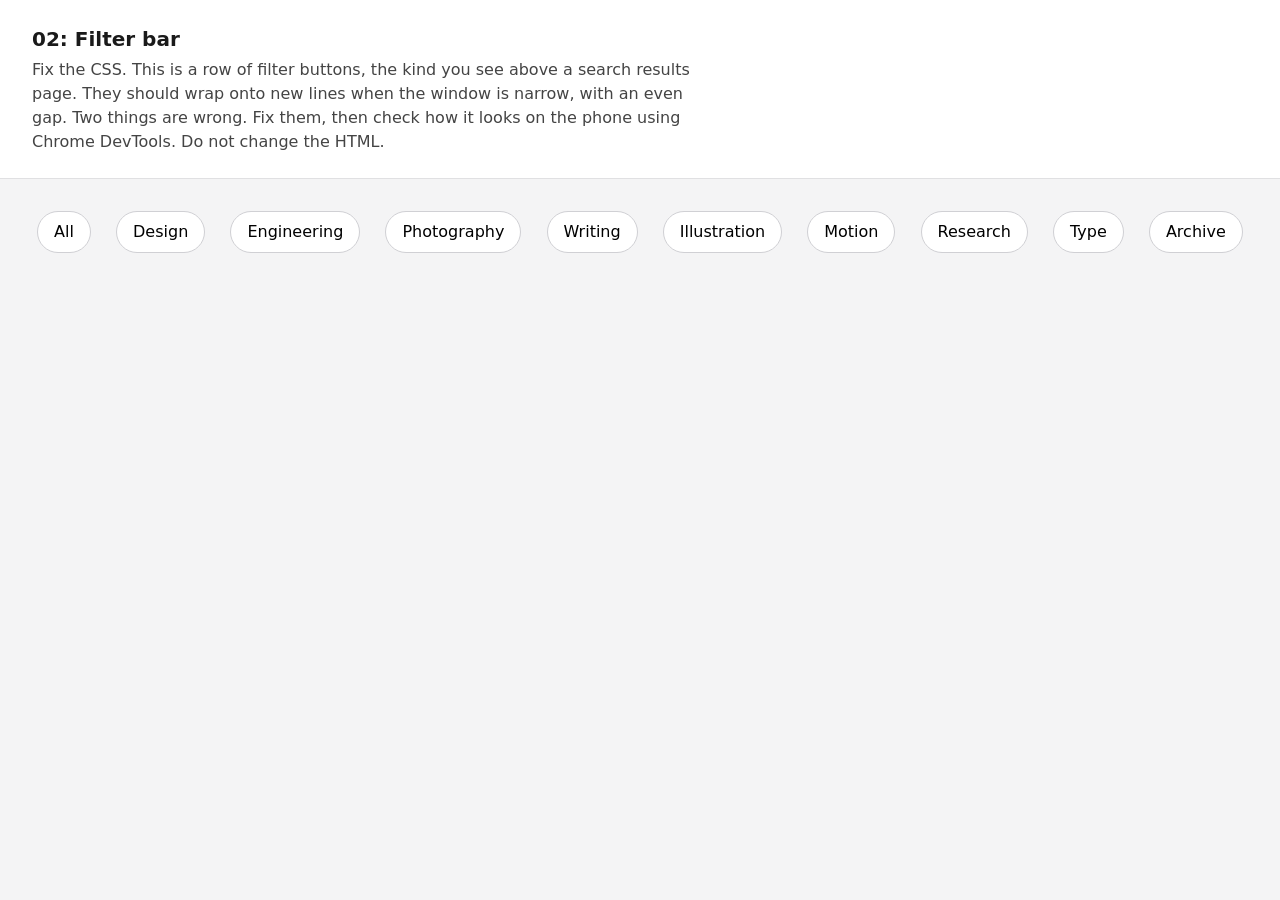
<file: 02-filter-bar/index.html>
<!DOCTYPE html>
<html lang="en">
<head>
  <meta charset="UTF-8">
  <meta name="viewport" content="width=device-width, initial-scale=1.0">
  <title>02: Filter bar</title>
  <link rel="stylesheet" href="../shared.css">
  <link rel="stylesheet" href="style.css">
</head>
<body>
  <div class="brief">
    <h1>02: Filter bar</h1>
    <p>Fix the CSS. This is a row of filter buttons, the kind you see above a search results page. They should wrap onto new lines when the window is narrow, with an even gap. Two things are wrong. Fix them, then check how it looks on the phone using Chrome DevTools. Do not change the HTML.</p>
  </div>

  <div class="stage">
    <div class="filters">
      <button class="chip">All</button>
      <button class="chip">Design</button>
      <button class="chip">Engineering</button>
      <button class="chip">Photography</button>
      <button class="chip">Writing</button>
      <button class="chip">Illustration</button>
      <button class="chip">Motion</button>
      <button class="chip">Research</button>
      <button class="chip">Type</button>
      <button class="chip">Archive</button>
    </div>
  </div>
</body>
</html>
</file>
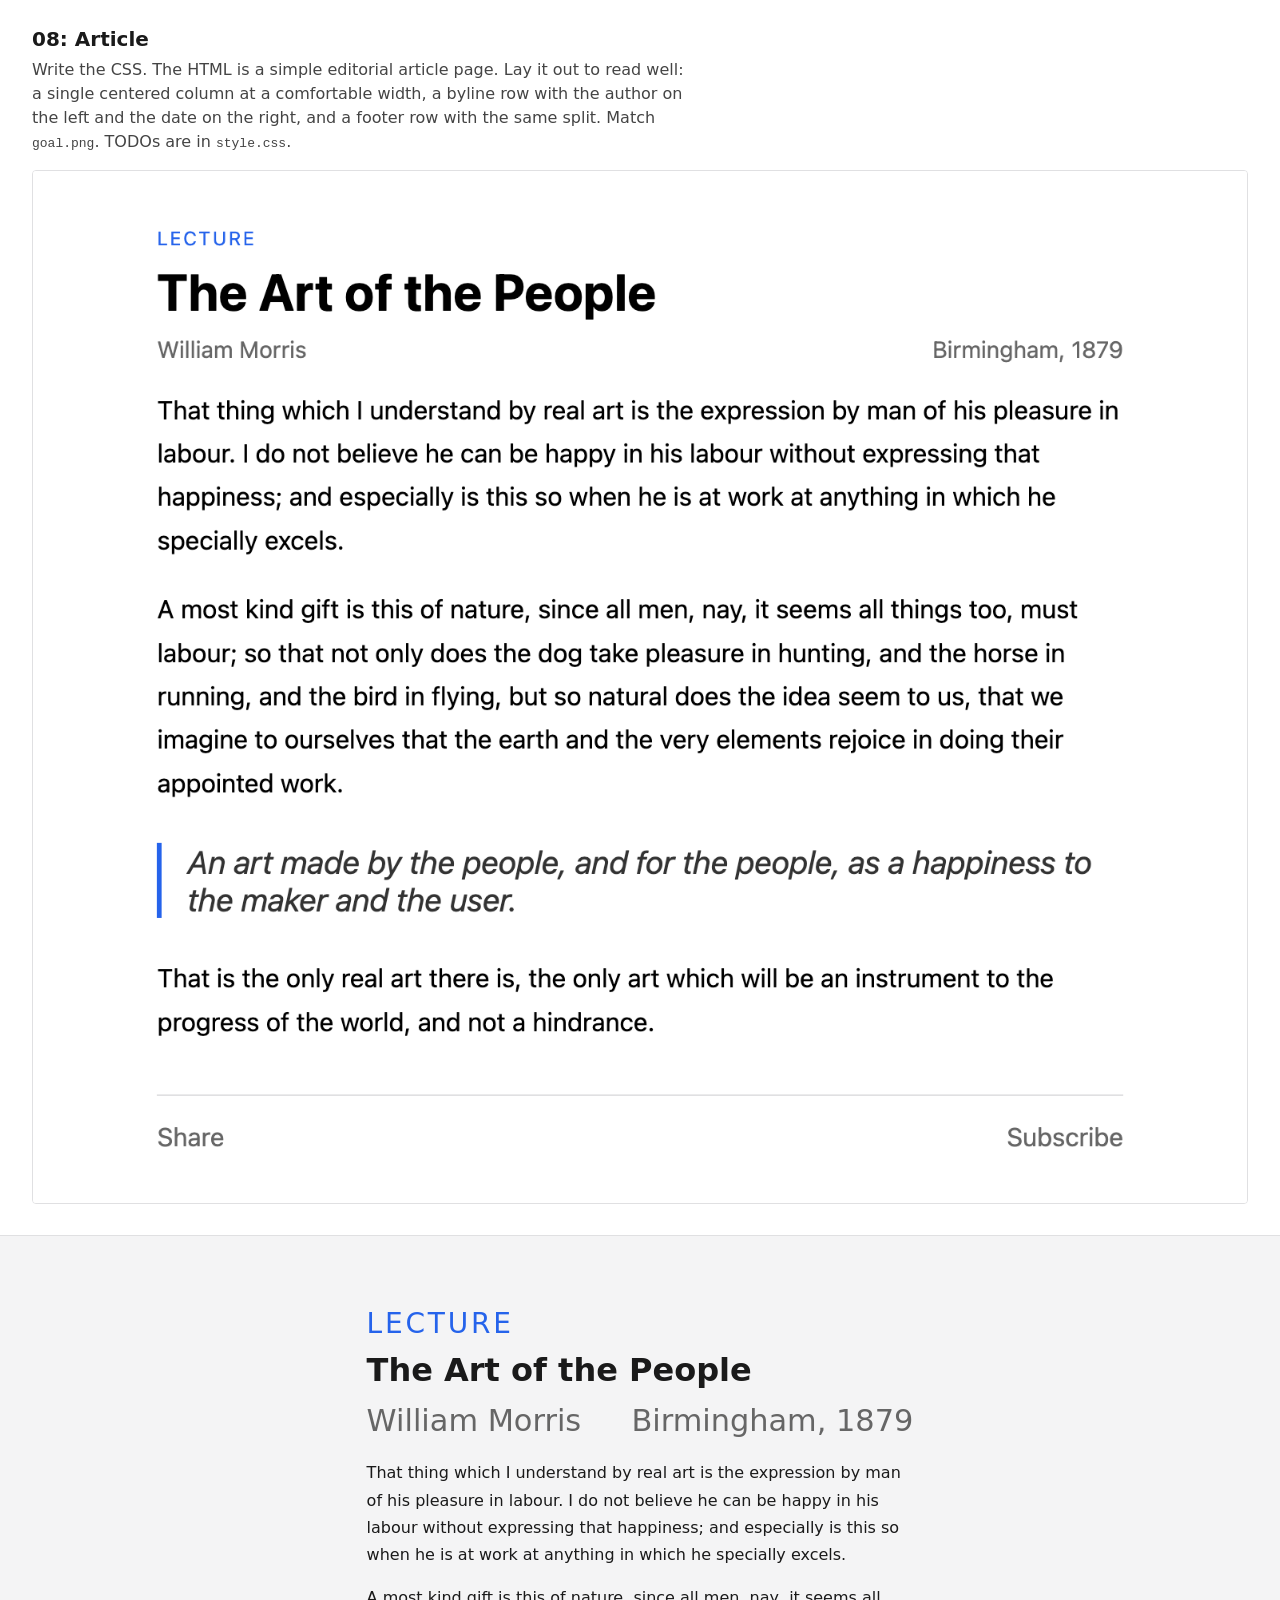
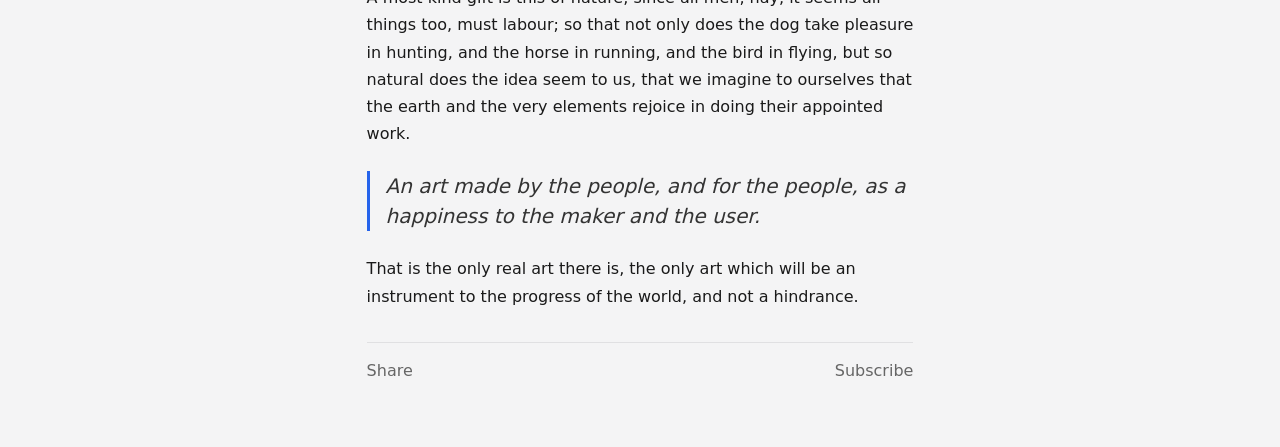
<file: 08-article/index.html>
<!DOCTYPE html>
<html lang="en">
<head>
  <meta charset="UTF-8">
  <meta name="viewport" content="width=device-width, initial-scale=1.0">
  <title>08: Article</title>
  <link rel="stylesheet" href="../shared.css">
  <link rel="stylesheet" href="style.css">
</head>
<body>
  <div class="brief">
    <h1>08: Article</h1>
    <p>Write the CSS. The HTML is a simple editorial article page. Lay it out to read well: a single centered column at a comfortable width, a byline row with the author on the left and the date on the right, and a footer row with the same split. Match <code>goal.png</code>. TODOs are in <code>style.css</code>.</p>
    <img class="goal" src="goal.png" alt="A centered article column with a kicker, headline, a byline split left and right, body text, a pull quote, and a footer row">
  </div>

  <div class="stage">
    <article class="post">
      <header class="post-head">
        <p class="kicker">Lecture</p>
        <h1>The Art of the People</h1>
        <div class="byline">
          <span>William Morris</span>
          <span>Birmingham, 1879</span>
        </div>
      </header>

      <p>That thing which I understand by real art is the expression by man of his pleasure in labour. I do not believe he can be happy in his labour without expressing that happiness; and especially is this so when he is at work at anything in which he specially excels.</p>

      <p>A most kind gift is this of nature, since all men, nay, it seems all things too, must labour; so that not only does the dog take pleasure in hunting, and the horse in running, and the bird in flying, but so natural does the idea seem to us, that we imagine to ourselves that the earth and the very elements rejoice in doing their appointed work.</p>

      <blockquote>An art made by the people, and for the people, as a happiness to the maker and the user.</blockquote>

      <p>That is the only real art there is, the only art which will be an instrument to the progress of the world, and not a hindrance.</p>

      <footer class="post-foot">
        <span>Share</span>
        <span>Subscribe</span>
      </footer>
    </article>
  </div>
</body>
</html>
</file>
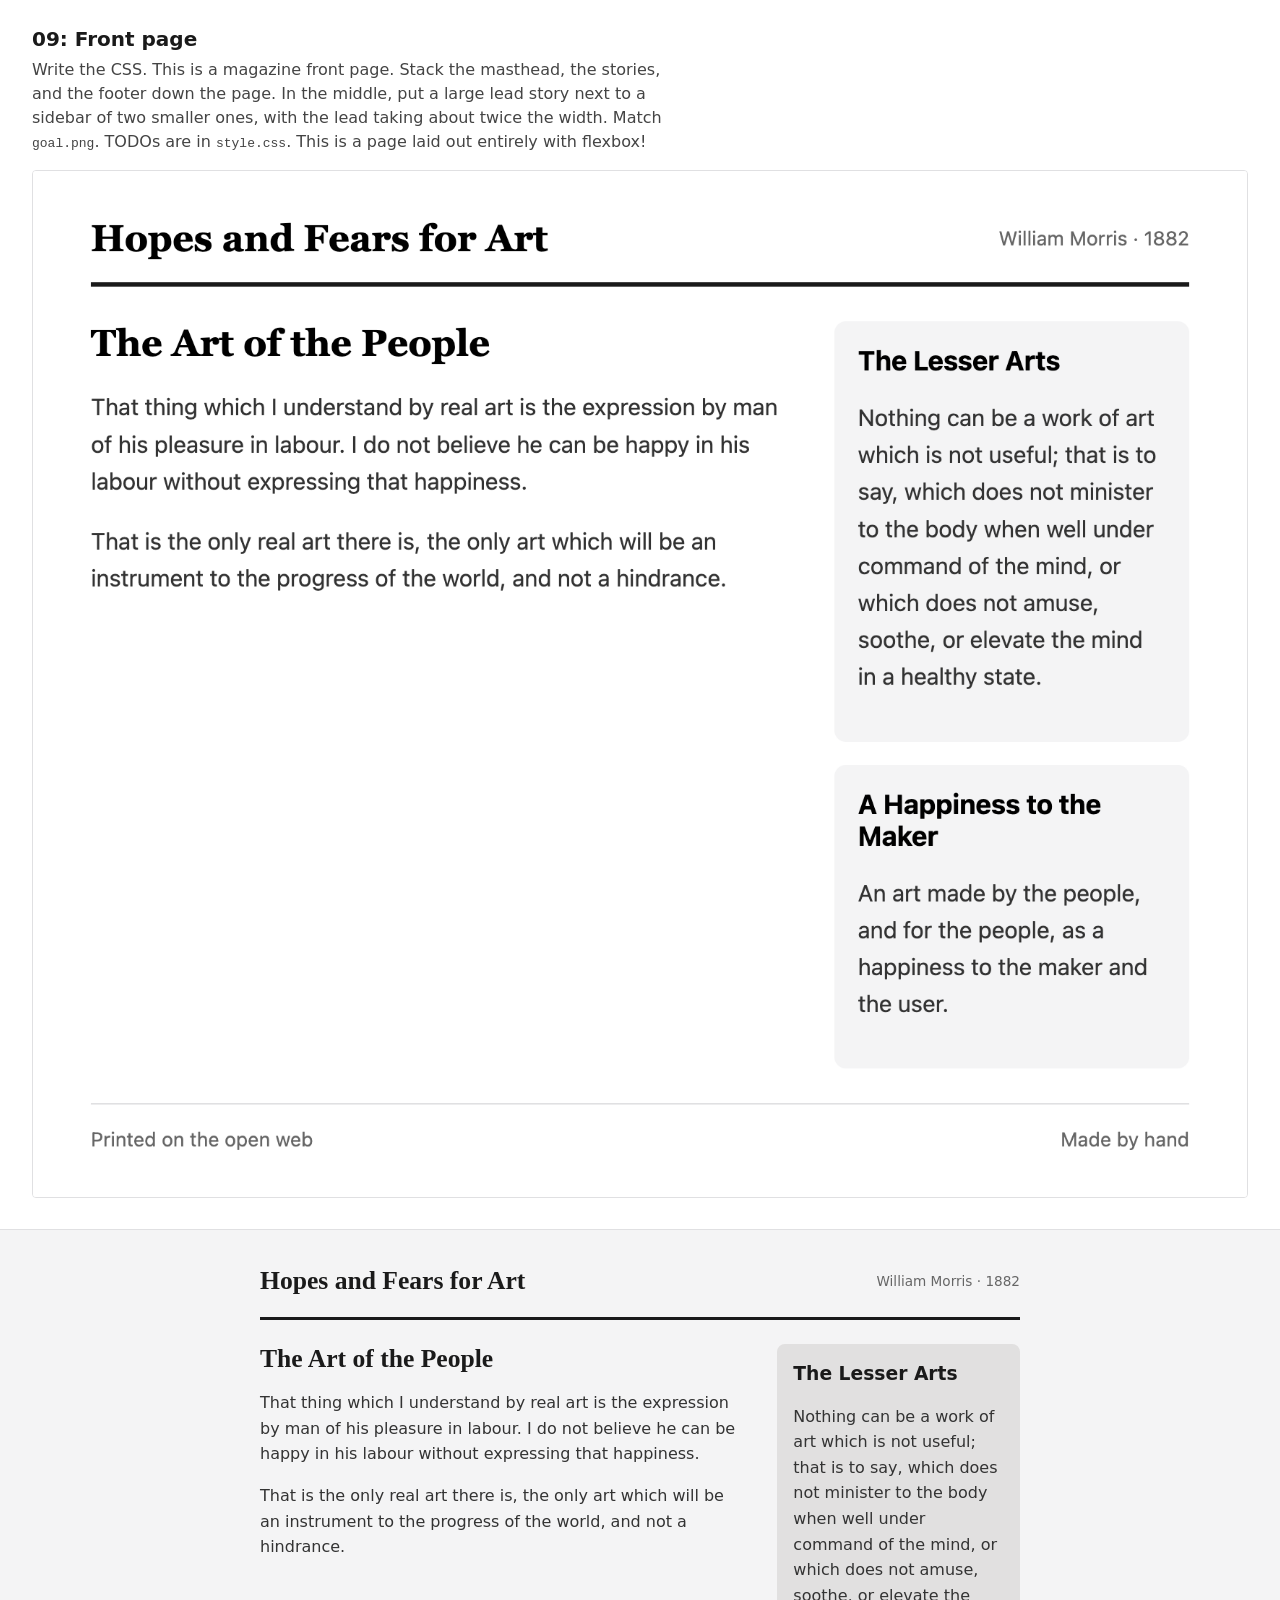
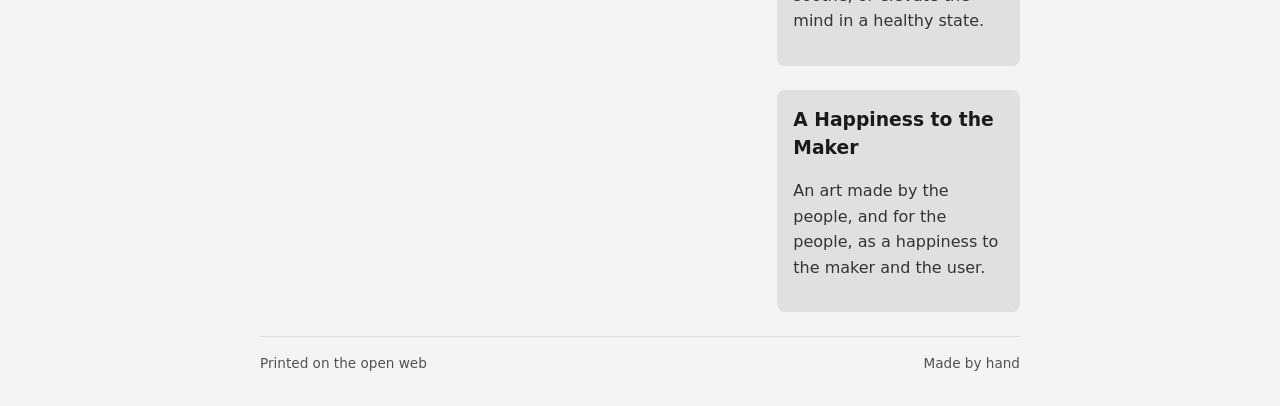
<file: 09-front-page/index.html>
<!DOCTYPE html>
<html lang="en">
<head>
  <meta charset="UTF-8">
  <meta name="viewport" content="width=device-width, initial-scale=1.0">
  <title>09: Front page</title>
  <link rel="stylesheet" href="../shared.css">
  <link rel="stylesheet" href="style.css">
</head>
<body>
  <div class="brief">
    <h1>09: Front page</h1>
    <p>Write the CSS. This is a magazine front page. Stack the masthead, the stories, and the footer down the page. In the middle, put a large lead story next to a sidebar of two smaller ones, with the lead taking about twice the width. Match <code>goal.png</code>. TODOs are in <code>style.css</code>. This is a page laid out entirely with flexbox!</p>
    <img class="goal" src="goal.png" alt="A masthead, then a wide lead story beside a narrow rail of two stacked stories, then a footer">
  </div>

  <div class="stage">
    <div class="paper">
      <header class="masthead">
        <span class="title">Hopes and Fears for Art</span>
        <span class="issue">William Morris &middot; 1882</span>
      </header>

      <main class="stories">
        <article class="lead">
          <h2>The Art of the People</h2>
          <p>That thing which I understand by real art is the expression by man of his pleasure in labour. I do not believe he can be happy in his labour without expressing that happiness.</p>
          <p>That is the only real art there is, the only art which will be an instrument to the progress of the world, and not a hindrance.</p>
        </article>

        <aside class="rail">
          <article class="brief-story">
            <h3>The Lesser Arts</h3>
            <p>Nothing can be a work of art which is not useful; that is to say, which does not minister to the body when well under command of the mind, or which does not amuse, soothe, or elevate the mind in a healthy state.</p>
          </article>
          <article class="brief-story">
            <h3>A Happiness to the Maker</h3>
            <p>An art made by the people, and for the people, as a happiness to the maker and the user.</p>
          </article>
        </aside>
      </main>

      <footer class="colophon">
        <span>Printed on the open web</span>
        <span>Made by hand</span>
      </footer>
    </div>
  </div>
</body>
</html>
</file>
<file: shared.css>
/* Common styles shared by every exercise. You work in each exercise's
   own style.css, not here!! */

* {
  box-sizing: border-box;
}

body {
  margin: 0;
  font-family: system-ui, sans-serif;
  color: #1a1a1a;
  background: #f4f4f5;
  line-height: 1.5;
}

.brief {
  padding: 1.5rem 2rem;
  border-bottom: 1px solid #e0e0e2;
  background: #fff;
}

.brief h1 {
  margin: 0 0 0.25rem;
  font-size: 1.25rem;
}

.brief p {
  margin: 0;
  max-width: 65ch;
  color: #444;
}

.brief a {
  color: #2563eb;
}

.brief .goal {
  margin-top: 1rem;
  max-width: 100%;
  border: 1px solid #e0e0e2;
  border-radius: 4px;
}

.stage {
  padding: 2rem;
}
</file>
<file: 02-filter-bar/style.css>
.filters {
  display: flex;
  justify-content: space-evenly;
  gap: 20px;
  flex-wrap: wrap;
}

.chip {
  padding: 0.5rem 1rem;
  border: 1px solid #d0d0d4;
  border-radius: 999px;
  background: #fff;
  font: inherit;
  cursor: pointer;
  white-space: nowrap;
}

.chip:hover {
  border-color: #2563eb;
  color: #2563eb;
}
</file>
<file: 08-article/style.css>
.post {
  /* TODO: center the column and give it a readable width
  (max-width around 60ch, and margin to center it) */
  max-width: 60ch;
  margin:0% auto;
  padding: 2rem;

  justify-content: center;
}


.byline {
  /* TODO: author on the left, date on the right, on one row */
  color: #666;
  display:flex;
  justify-content: space-between;
  font-size: 1.9rem;
  margin-top: 0.5rem;
}

.post-foot {
  /* TODO: same as the byline */
  margin-top: 2rem;
  display: flex;
    justify-content: space-between;
  padding-top: 1rem;
  border-top: 1px solid #e0e0e2;
  color: #666;
}

.kicker {
  margin: 0;
  text-transform: uppercase;
  letter-spacing: 0.1em;
  font-size: 1.75rem;
  color: #2563eb;
}

.post-head h1 {
  margin: 0.25rem 0;
  font-size: 2rem;
  line-height: 1.2;
}

.post p {
  line-height: 1.7;
}

.post blockquote {
  margin: 1.5rem 0;
  padding-left: 1rem;
  border-left: 3px solid #2563eb;
  font-size: 1.25rem;
  font-style: italic;
  color: #333;
}
</file>
<file: 09-front-page/style.css>
.paper {
  /* TODO: stack masthead, stories, footer down the page */
  max-width: 760px;
  display:flex;
  flex-direction:column;
  margin: 0 auto;
  gap: 1.5rem;
}

.masthead {
  /* TODO: title on the left, issue on the right, on one row, centered */
  padding-bottom: 1rem;
  display: flex;
  justify-content: space-between;
    align-items: center;
  border-bottom: 3px solid #1a1a1a;
}

.stories {
  /* TODO: lead and rail side by side, with a gap */
  display: flex;
  gap: 2rem;
}

.lead {
  /* TODO: the lead takes about twice the width of the rail */
  flex: 2;
}

.rail {
  /* TODO: stack the two small stories with a gap */
  flex: 1;
  display: flex;
    flex-direction: column;
    gap: 1.5rem;
}

/* Styling below is done. Leave it. */
.title {
  font-size: 1.6rem;
  font-weight: 800;
  font-family: Georgia, serif;
}

.issue {
  color: #666;
  font-size: 0.85rem;
}

.lead h2 {
  margin: 0 0 0.5rem;
  font-size: 1.6rem;
  line-height: 1.2;
  font-family: Georgia, serif;
}

.lead p, .brief-story p {
  line-height: 1.6;
  color: #333;
}

.brief-story {
  padding: 1rem;
  background: #e1e0e0;
  border-radius: 8px;
}

.brief-story h3 {
  margin: 0 0 0.4rem;
}

.colophon {
  /* TODO: same left/right split as the masthead */
  padding-top: 1rem;
  display: flex;
    justify-content: space-between;
    align-items: center;
  border-top: 1px solid #e0e0e2;
  color: #525151;
  font-size: 0.85rem;
}
</file>
